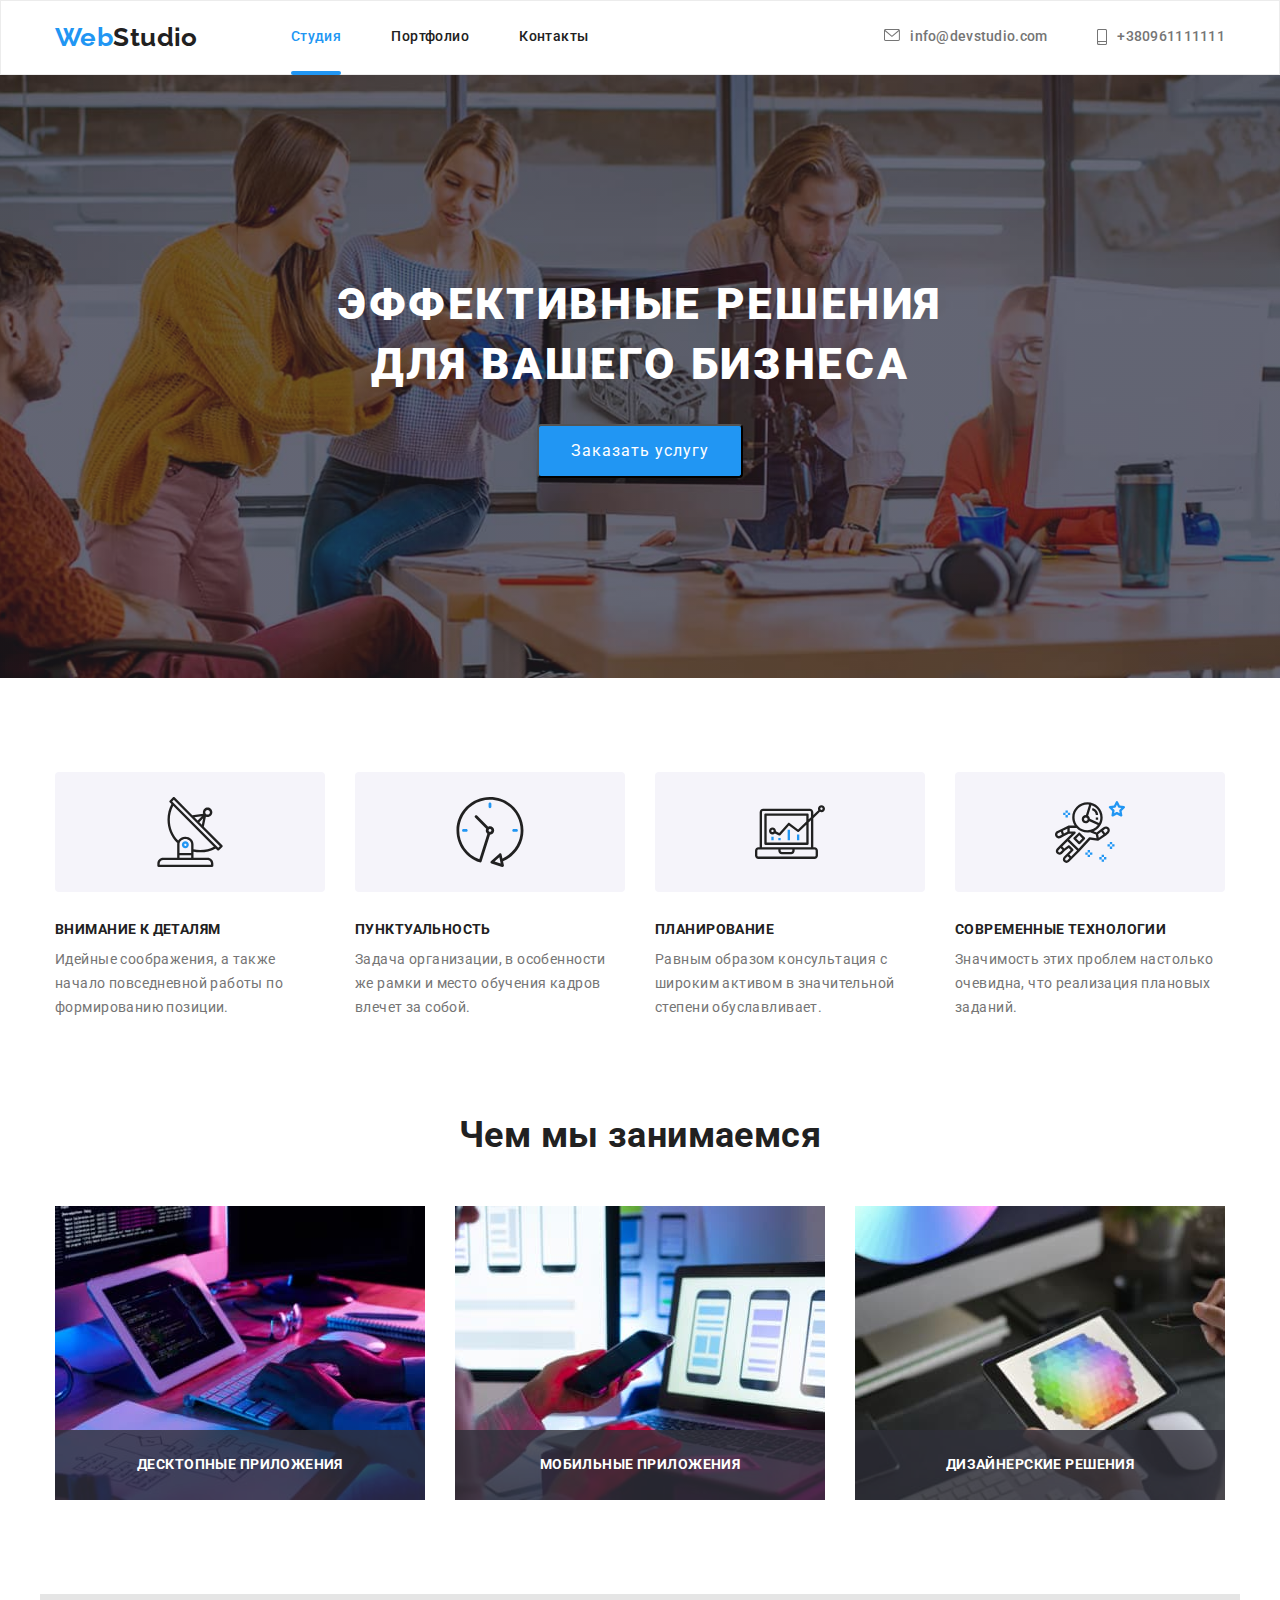
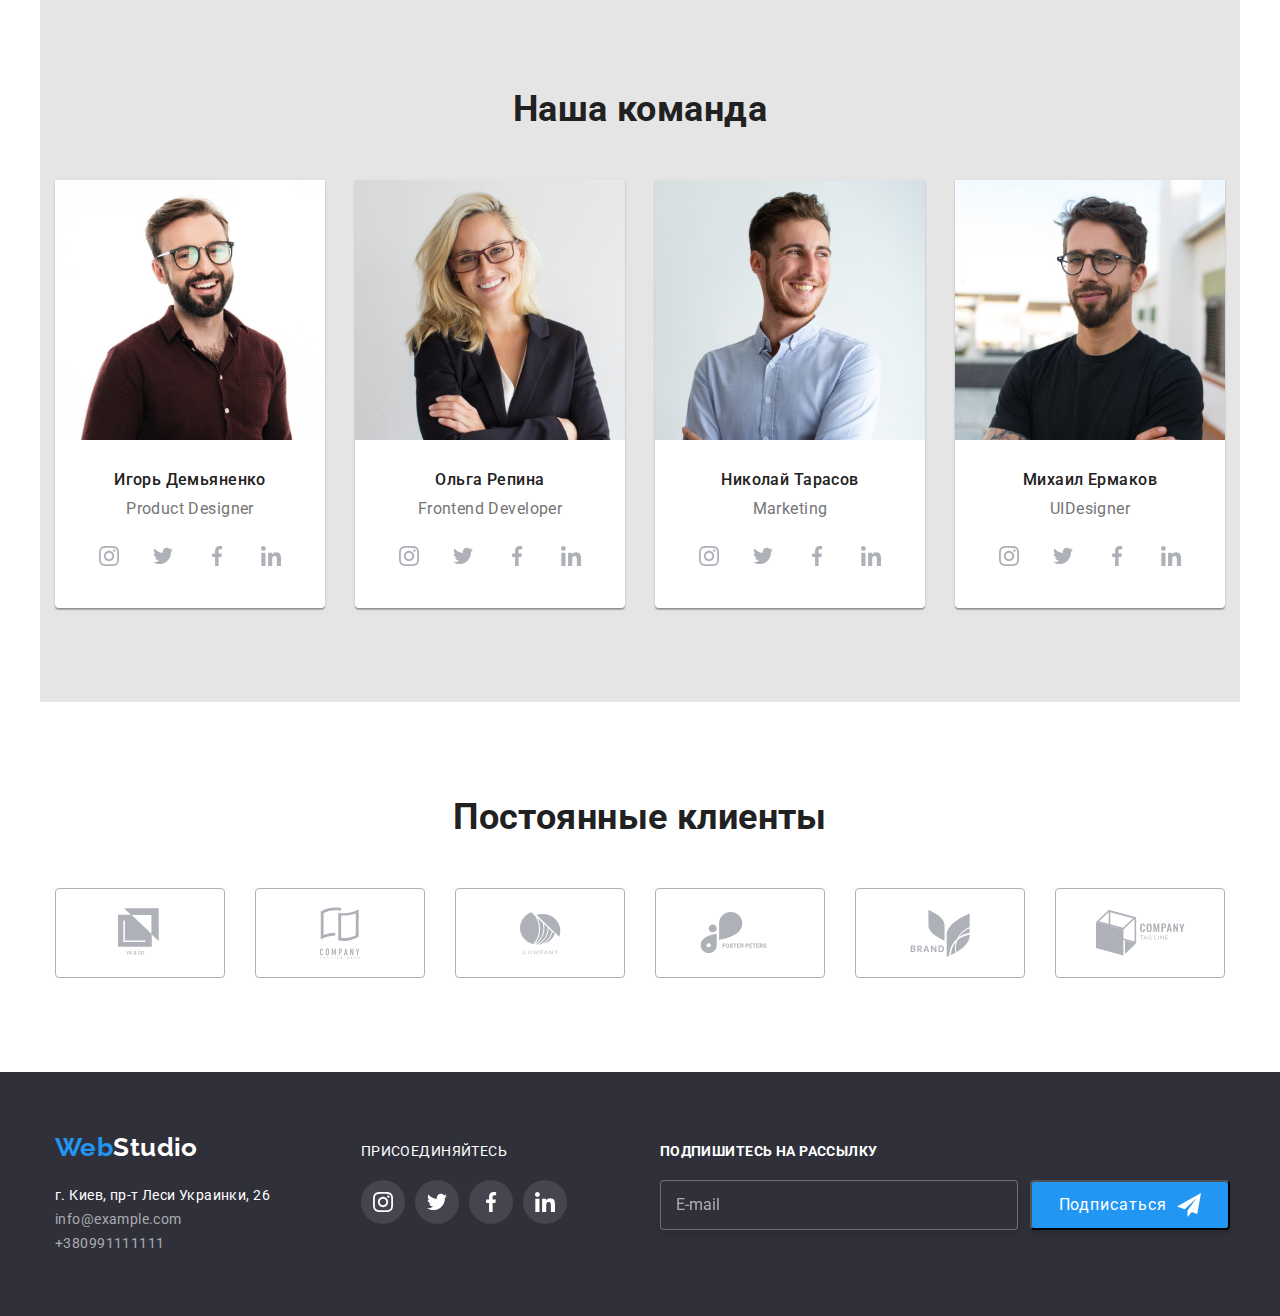
<file: index.html>
<!DOCTYPE html>
<html lang="ru">
  <head>
    <meta charset="UTF-8" />
    <meta http-equiv="X-UA-Compatible" content="IE=edge" />
    <meta name="viewport" content="width=device-width, initial-scale=1.0" />
    <title>Студия</title>
    <link
      href="https://fonts.googleapis.com/css2?family=Raleway:wght@700&family=Roboto:wght@400;500;700;900&display=swap"
      rel="stylesheet"
    />
    <link rel="preconnect" href="https://fonts.gstatic.com" />
    <link rel="stylesheet" href="./CSS/main.min.css" />
  </head>
  <body>
    <header class="header">
      <div class="container-header">
        <nav class="nav">
          <a class="logo" href=""><span class="logocolor">Web</span>Studio</a>
          <ul class="nav__list">
            <li class="nav__item">
              <a class="nav__link nav__link-current" href="#">Студия</a>
            </li>
            <li class="nav__item">
              <a class="nav__link" href="./portfolio.html">Портфолио</a>
            </li>
            <li class="nav__item">
              <a class="nav__link" href="#">Контакты</a>
            </li>
          </ul>
        </nav>
        <!--Contacts-->
        <ul class="header__contacts__list">
          <li class="header__contacts__item">
            <a class="header__contacts__link" href="mailto:info@devstudio.com">
              <svg class="header__contacts__icons" width="16" height="12">
                <use href="./Images/Icons/sprite.svg#icon-envelope"></use>
              </svg>
              info@devstudio.com
            </a>
          </li>
          <li class="header__contacts__item">
            <a class="header__contacts__link" href="telto:+380961111111">
              <svg class="header__contacts__icons" width="10" height="16">
                <use href="./Images/Icons/sprite.svg#icon-smartphone"></use>
              </svg>
              +380961111111
            </a>
          </li>
        </ul>
      </div>
    </header>
    <!--Order service-->
    <main>
      <section class="hero">
        <h1 class="hero__title">Эффективные решения<br />для вашего бизнеса</h1>
        <button class="hero__btn" type="button" data-modal-open>
          Заказать услугу
        </button>
      </section>
      <!--Features section-->
      <section class="features">
        <ul class="features__list">
          <li class="features__item">
            <div class="features__icons">
              <svg class="features__icons__svg">
                <use href="./Images/Icons/sprite.svg#icon-antenna"></use>
              </svg>
            </div>
            <h3 class="features__title">Внимание к деталям</h3>
            <p class="features__text">
              Идейные соображения, а также начало повседневной работы по
              формированию позиции.
            </p>
          </li>
          <li class="features__item">
            <div class="features__icons">
              <svg class="features__icons__svg">
                <use href="./Images/Icons/sprite.svg#icon-clock"></use>
              </svg>
            </div>
            <h3 class="features__title">Пунктуальность</h3>
            <p class="features__text">
              Задача организации, в особенности же рамки и место обучения кадров
              влечет за собой.
            </p>
          </li>
          <li class="features__item">
            <div class="features__icons">
              <svg class="features__icons__svg">
                <use href="./Images/Icons/sprite.svg#icon-diagram"></use>
              </svg>
            </div>
            <h3 class="features__title">Планирование</h3>
            <p class="features__text">
              Равным образом консультация с широким активом в значительной
              степени обуславливает.
            </p>
          </li>
          <li class="features__item">
            <div class="features__icons">
              <svg class="features__icons__svg">
                <use href="./Images/Icons/sprite.svg#icon-astronaut"></use>
              </svg>
            </div>
            <h3 class="features__title">Современные технологии</h3>
            <p class="features__text">
              Значимость этих проблем настолько очевидна, что реализация
              плановых заданий.
            </p>
          </li>
        </ul>
      </section>
      <!--Cards section-->
      <section class="service">
        <h2 class="title">Чем мы занимаемся</h2>
        <ul class="service__list">
          <li class="service__item">
            <div class="service__thumb">
              <img src="./Images/Computer.jpg" alt="Computer" width="370" />
              <div class="service__box">
                <h3 class="service__box__title">Десктопные приложения</h3>
              </div>
            </div>
          </li>
          <li class="service__item">
            <div class="service__thumb">
              <img src="./Images/mobile.jpg" alt="Smartphone" width="370" />
              <div class="service__box">
                <h3 class="service__box__title">Мобильные приложения</h3>
              </div>
            </div>
          </li>
          <li class="service__item">
            <div class="service__thumb">
              <img src="./Images/tablet.jpg" alt="Tablet" width="370" />
              <div class="service__box">
                <h3 class="service__box__title">Дизайнерские решения</h3>
              </div>
            </div>
          </li>
        </ul>
      </section>
      <!--Team section-->
      <section class="team">
        <h2 class="title">Наша команда</h2>
        <ul class="team__list">
          <li class="team__item">
            <img
              src="./Images/designer.jpg"
              alt="Игорь Демьяненко"
              width="270"
            />
            <div class="team__box">
              <h3 class="team__name">Игорь Демьяненко</h3>
              <p class="team__position">Product Designer</p>
              <ul class="social__icons__list">
                <li class="social__item">
                  <a href="#" class="social__link">
                    <svg class="social__icons">
                      <use
                        href="./Images/Icons/sprite.svg#icon-instagram"
                      ></use>
                    </svg>
                  </a>
                </li>
                <li class="social__item">
                  <a href="#" class="social__link">
                    <svg class="social__icons">
                      <use href="./Images/Icons/sprite.svg#icon-twitter"></use>
                    </svg>
                  </a>
                </li>
                <li class="social__item">
                  <a href="#" class="social__link">
                    <svg class="social__icons">
                      <use href="./Images/Icons/sprite.svg#icon-facebook"></use>
                    </svg>
                  </a>
                </li>
                <li class="social__item">
                  <a href="#" class="social__link">
                    <svg class="social__icons">
                      <use href="./Images/Icons/sprite.svg#icon-linkedin"></use>
                    </svg>
                  </a>
                </li>
              </ul>
            </div>
          </li>
          <li class="team__item">
            <img src="./Images/developer.jpg" alt="Ольга Репина" width="270" />
            <div class="team__box">
              <h3 class="team__name">Ольга Репина</h3>
              <p class="team__position">Frontend Developer</p>
              <ul class="social__icons__list">
                <li class="social__item">
                  <a href="#" class="social__link">
                    <svg class="social__icons">
                      <use
                        href="./Images/Icons/sprite.svg#icon-instagram"
                      ></use>
                    </svg>
                  </a>
                </li>
                <li class="social__item">
                  <a href="#" class="social__link">
                    <svg class="social__icons">
                      <use href="./Images/Icons/sprite.svg#icon-twitter"></use>
                    </svg>
                  </a>
                </li>
                <li class="social__item">
                  <a href="" class="social__link">
                    <svg class="social__icons">
                      <use href="./Images/Icons/sprite.svg#icon-facebook"></use>
                    </svg>
                  </a>
                </li>
                <li class="social__item">
                  <a href="" class="social__link">
                    <svg class="social__icons">
                      <use href="./Images/Icons/sprite.svg#icon-linkedin"></use>
                    </svg>
                  </a>
                </li>
              </ul>
            </div>
          </li>
          <li class="team__item">
            <img
              src="./Images/marketing.jpg"
              alt="Николай Тарасов"
              width="270"
            />
            <div class="team__box">
              <h3 class="team__name">Николай Тарасов</h3>
              <p class="team__position">Marketing</p>
              <ul class="social__icons__list">
                <li class="social__item">
                  <a href="" class="social__link">
                    <svg class="social__icons">
                      <use
                        href="./Images/Icons/sprite.svg#icon-instagram"
                      ></use>
                    </svg>
                  </a>
                </li>
                <li class="social__item">
                  <a href="" class="social__link">
                    <svg class="social__icons">
                      <use href="./Images/Icons/sprite.svg#icon-twitter"></use>
                    </svg>
                  </a>
                </li>
                <li class="social__item">
                  <a href="" class="social__link">
                    <svg class="social__icons">
                      <use href="./Images/Icons/sprite.svg#icon-facebook"></use>
                    </svg>
                  </a>
                </li>
                <li class="social__item">
                  <a href="" class="social__link">
                    <svg class="social__icons">
                      <use href="./Images/Icons/sprite.svg#icon-linkedin"></use>
                    </svg>
                  </a>
                </li>
              </ul>
            </div>
          </li>
          <li class="team__item">
            <img
              src="./Images/uidesigner.jpg"
              alt="Михаил Ермаков"
              width="270"
            />
            <div class="team__box">
              <h3 class="team__name">Михаил Ермаков</h3>
              <p class="team__position">UIDesigner</p>
              <ul class="social__icons__list">
                <li class="social__item">
                  <a href="" class="social__link">
                    <svg class="social__icons">
                      <use
                        href="./Images/Icons/sprite.svg#icon-instagram"
                      ></use>
                    </svg>
                  </a>
                </li>
                <li class="social__item">
                  <a href="" class="social__link">
                    <svg class="social__icons">
                      <use href="./Images/Icons/sprite.svg#icon-twitter"></use>
                    </svg>
                  </a>
                </li>
                <li class="social__item">
                  <a href="" class="social__link">
                    <svg class="social__icons">
                      <use href="./Images/Icons/sprite.svg#icon-facebook"></use>
                    </svg>
                  </a>
                </li>
                <li class="social__item">
                  <a href="" class="social__link">
                    <svg class="social__icons">
                      <use href="./Images/Icons/sprite.svg#icon-linkedin"></use>
                    </svg>
                  </a>
                </li>
              </ul>
            </div>
          </li>
        </ul>
      </section>
      <!--Клиенты-->
      <section class="clients">
        <h2 class="title">Постоянные клиенты</h2>
        <ul class="clients__list">
          <li class="clients__item">
            <a href="" class="clients__link">
              <svg class="clients__icons" width="45" height="50">
                <use href="./Images/Icons/sprite.svg#icon-logo1"></use>
              </svg>
            </a>
          </li>
          <li class="clients__item">
            <a href="" class="clients__link">
              <svg class="clients__icons" width="40" height="52">
                <use href="./Images/Icons/sprite.svg#icon-logo2"></use>
              </svg>
            </a>
          </li>
          <li class="clients__item">
            <a href="" class="clients__link">
              <svg class="clients__icons" width="41" height="43">
                <use href="./Images/Icons/sprite.svg#icon-logo3"></use>
              </svg>
            </a>
          </li>
          <li class="clients__item">
            <a href="" class="clients__link">
              <svg class="clients__icons" width="80" height="42">
                <use href="./Images/Icons/sprite.svg#icon-logo4"></use>
              </svg>
            </a>
          </li>
          <li class="clients__item">
            <a href="" class="clients__link">
              <svg class="clients__icons" width="60" height="47">
                <use href="./Images/Icons/sprite.svg#icon-logo5"></use>
              </svg>
            </a>
          </li>
          <li class="clients__item">
            <a href="" class="clients__link">
              <svg class="clients__icons" width="89" height="46">
                <use href="./Images/Icons/sprite.svg#icon-logo6"></use>
              </svg>
            </a>
          </li>
        </ul>
      </section>
    </main>
    <!--Adress section-->
    <footer class="footer-section">
      <div class="footer__contacts">
        <div class="footer__address">
          <a class="logo" href=""
            ><span class="logocolor">Web</span
            ><span class="logo-color-footer">Studio</span>
          </a>
          <address class="address__contact">
            <p class="address__link">г. Киев, пр-т Леси Украинки, 26</p>
            <ul class="contacts__list">
              <li>
                <a class="contacts__link" href="mailto:info@example.com"
                  >info@example.com</a
                >
              </li>
              <li>
                <a class="contacts__link" href="tel:+380991111111"
                  >+380991111111</a
                >
              </li>
            </ul>
          </address>
        </div>
        <div class="footer__social">
          <p class="social__text">присоединяйтесь</p>
          <ul class="footer__icons__list">
            <li class="footer__icons__item">
              <a href="" class="footer__icons__link">
                <svg class="footer__icons">
                  <use href="./Images/Icons/sprite.svg#icon-instagram"></use>
                </svg>
              </a>
            </li>
            <li class="footer__icons__item">
              <a href="" class="footer__icons__link">
                <svg class="footer__icons">
                  <use href="./Images/Icons/sprite.svg#icon-twitter"></use>
                </svg>
              </a>
            </li>
            <li class="footer__icons__item">
              <a href="" class="footer__icons__link">
                <svg class="footer__icons">
                  <use href="./Images/Icons/sprite.svg#icon-facebook"></use>
                </svg>
              </a>
            </li>
            <li class="footer__icons__item">
              <a href="" class="footer__icons__link">
                <svg class="footer__icons">
                  <use href="./Images/Icons/sprite.svg#icon-linkedin"></use>
                </svg>
              </a>
            </li>
          </ul>
        </div>
        <div class="footer-form">
          <h3 class="social__text">Подпишитесь на рассылку</h3>
          <form class="form">
            <label class="form__field">
              <input type="text" name="email" placeholder="E-mail" />
            </label>
            <button class="form__btn" type="submit">
              Подписаться
              <svg class="form__send" width="24" height="24">
                <use href="./Images/Icons/sprite.svg#icon-iconsend"></use>
              </svg>
            </button>
          </form>
        </div>
      </div>
    </footer>

    <!-- Модальное окно -->
    <div class="backdrop is-hidden" data-modal>
      <div class="modal">
        <button class="modal__close" type="button" data-modal-close>
          <svg class="modal__icon__close" width="11" height="11">
            <use href="./Images/Icons/sprite.svg#icon-close"></use>
          </svg>
        </button>

        <form class="modal__form">
          <h2 class="modal__name">Оставьте свои данные, мы вам перезвоним</h2>

          <label class="modal__field">
            <span class="modal__text">Имя</span>
            <input
              type="text"
              name="user_name"
              required
              pattern="^[a-zA-Z]+\s[a-zA-Z]+$"
              title="Username must be two words separated by space."
              class="modal__input"
              placeholder=" "
            />
            <svg class="modal__icons" width="18" height="18">
              <use href="./Images/Icons/sprite.svg#icon-person"></use>
            </svg>
          </label>
          <label class="modal__field">
            <span class="modal__text">Телефон</span>
            <input
              type="tel"
              class="modal__input"
              name="user_phone"
              required
              pattern="[0-9]{5,10}"
              placeholder=" "
            />
            <svg class="modal__icons" width="18" height="18">
              <use href="./Images/Icons/sprite.svg#icon-phone"></use>
            </svg>
          </label>
          <label class="modal__field">
            <span class="modal__text">Почта</span>
            <input
              type="email"
              class="modal__input"
              name="user_email"
              required
              placeholder=" "
            />
            <svg class="modal__icons" width="18" height="18">
              <use href="./Images/Icons/sprite.svg#icon-letter"></use>
            </svg>
          </label>
          <label class="modal__field">
            <span class="modal__text">Комментарий</span>
            <textarea
              class="modal__input"
              name="user_message"
              rows="5"
              placeholder="Введите текст"
            ></textarea>
          </label>

          <input
            type="checkbox"
            name="user_checkbox"
            class="checkbox__input"
            id="checkbox"
          />
          <label class="checkbox__label" for="checkbox">
            Соглашаюсь с рассылкой и принимаю
            <a href="#" class="checkbox__link">Условия договора</a>
          </label>
          <button class="modal__btn" type="submit">Отправить</button>
        </form>
      </div>
    </div>
    <script src="./js/modal.js"></script>
  </body>
</html>
</file>
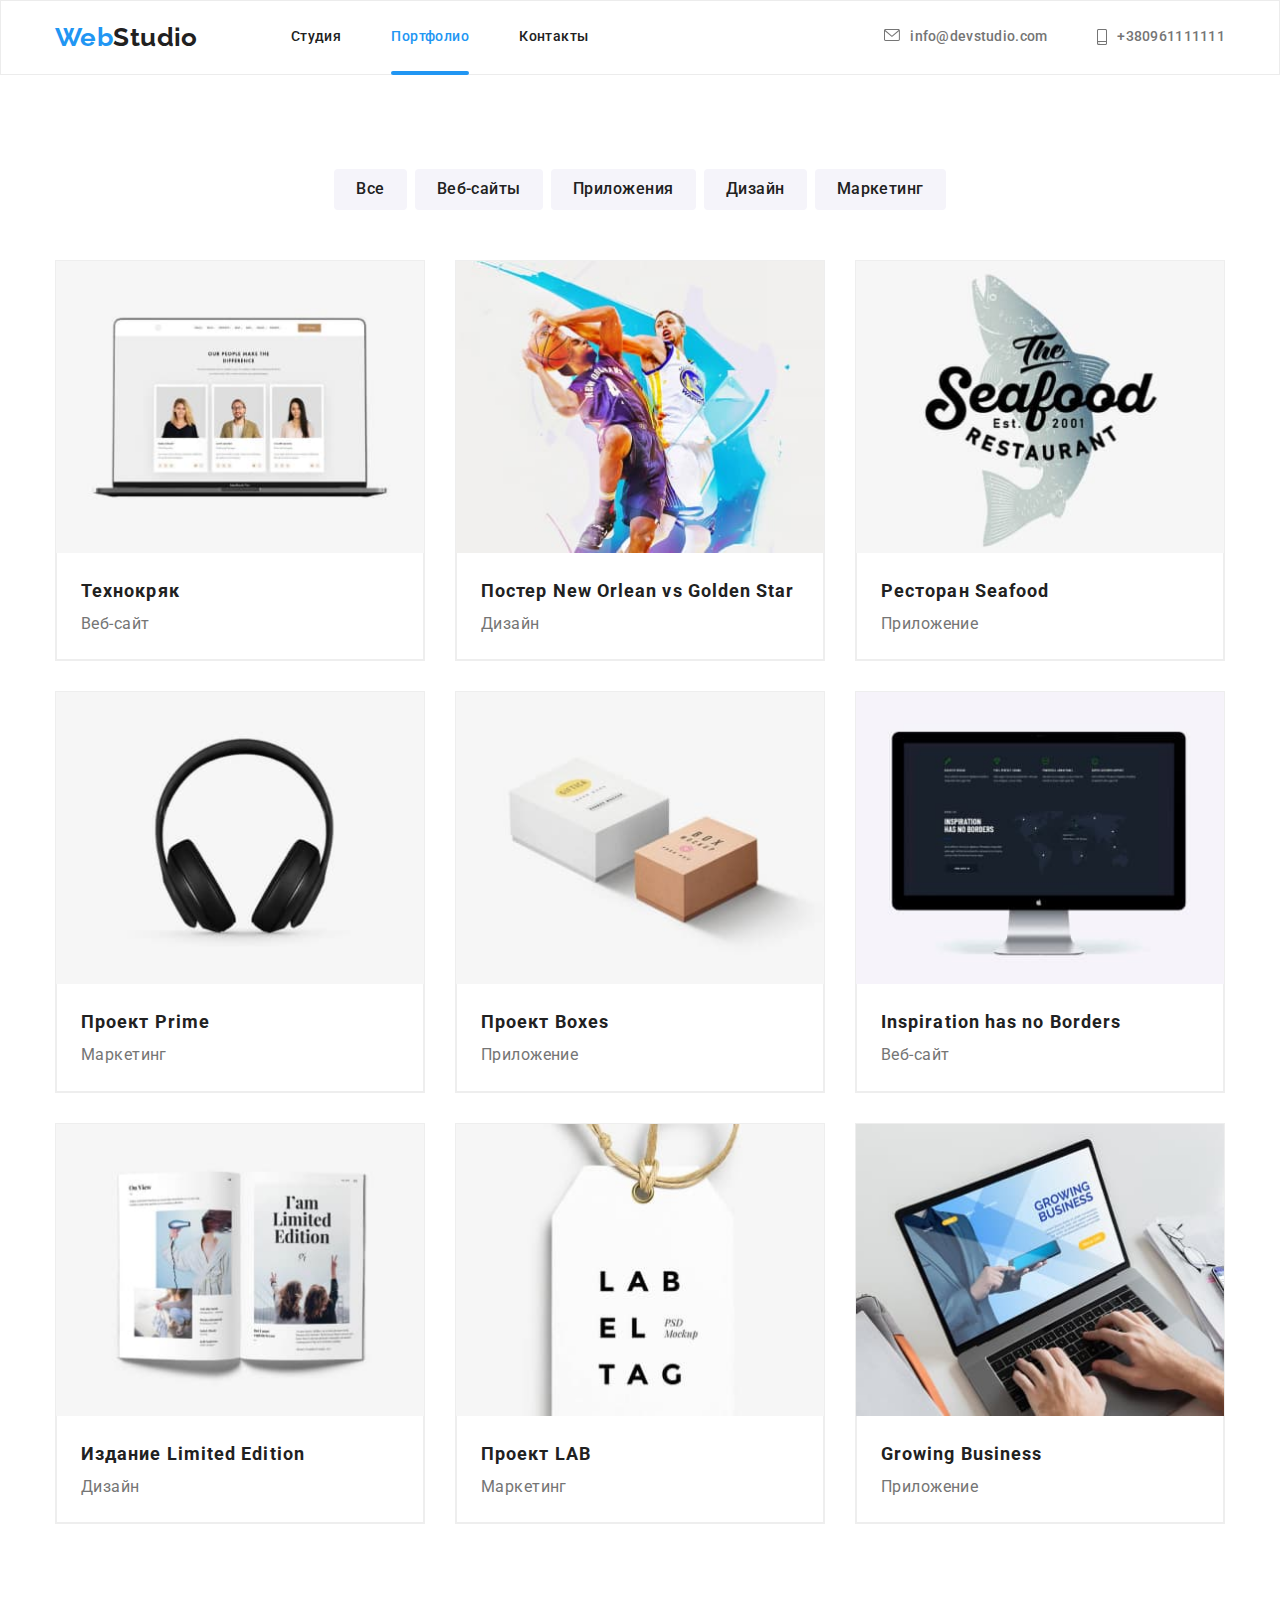
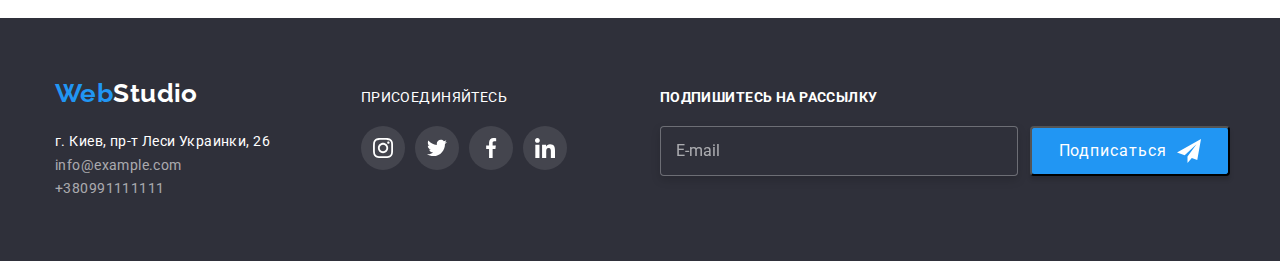
<file: portfolio.html>
<!DOCTYPE html>
<html lang="ru">
  <head>
    <meta charset="UTF-8" />
    <meta http-equiv="X-UA-Compatible" content="IE=edge" />
    <meta name="viewport" content="width=device-width, initial-scale=1.0" />
    <title>Портфолио</title>
    <link
      href="https://fonts.googleapis.com/css2?family=Raleway:wght@700&family=Roboto:wght@400;500;700;900&display=swap"
      rel="stylesheet"
    />
    <link rel="preconnect" href="https://fonts.gstatic.com" />
    <link rel="stylesheet" href="./CSS/portfolio.min.css" />
  </head>
  <body>
    <!--Шапка-->
    <header class="header">
      <div class="container-header">
        <nav class="nav">
          <a class="logo" href=""><span class="logocolor">Web</span>Studio</a>
          <ul class="nav__list">
            <li class="nav__item">
              <a class="nav__link" href="./index.html">Студия</a>
            </li>
            <li class="nav__item">
              <a class="nav__link nav__link-current" href="">Портфолио</a>
            </li>
            <li class="nav__item"><a class="nav__link" href="">Контакты</a></li>
          </ul>
        </nav>
        <!--Contacts-->
        <ul class="header__contacts__list">
          <li class="header__contacts__item">
            <a class="header__contacts__link" href="mailto:info@devstudio.com">
              <svg class="header__contacts__icons" width="16" height="12">
                <use href="./Images/Icons/sprite.svg#icon-envelope"></use>
              </svg>
              info@devstudio.com
            </a>
          </li>
          <li class="header__contacts__item">
            <a class="header__contacts__link" href="telto:+380961111111">
              <svg class="header__contacts__icons" width="10" height="16">
                <use href="./Images/Icons/sprite.svg#icon-smartphone"></use>
              </svg>
              +380961111111
            </a>
          </li>
        </ul>
      </div>
    </header>
    <main>
      <!--Filter section-->
      <section class="portfolio__section">
        <div class="container">
          <ul class="filters">
            <li class="filters__item">
              <button class="filters__btn" type="button">Все</button>
            </li>
            <li class="filters__item">
              <button class="filters__btn" type="button">Веб-сайты</button>
            </li>
            <li class="filters__item">
              <button class="filters__btn" type="button">Приложения</button>
            </li>
            <li class="filters__item">
              <button class="filters__btn" type="button">Дизайн</button>
            </li>
            <li class="filters__item">
              <button class="filters__btn" type="button">Маркетинг</button>
            </li>
          </ul>
          <!--Portfolio images-->
          <ul class="portfolio__list">
            <li class="portfolio__item">
              <a class="portfolio__link" href="#">
                <div class="portfolio__overlay">
                  <p class="portfolio__description">
                    Технокряк это современная площадка распространения
                    коронавируса. Компании используют эту платформу для
                    цифрового шпионажа и атак на защищённые сервера конкурентов.
                  </p>
                  <img src="./Images/projects/1.jpg" alt="лаптоп" width="370" />
                </div>
                <div class="projects">
                  <h3 class="projects__text">Технокряк</h3>
                  <p class="projects__description">Веб-сайт</p>
                </div>
              </a>
            </li>
            <li class="portfolio__item">
              <a class="portfolio__link" href="#">
                <div class="portfolio__overlay">
                  <p class="portfolio__description">
                    Технокряк это современная площадка распространения
                    коронавируса. Компании используют эту платформу для
                    цифрового шпионажа и атак на защищённые сервера конкурентов.
                  </p>
                  <img
                    src="./Images/projects/2.jpg"
                    alt="баскетболисты"
                    width="370"
                  />
                </div>
                <div class="projects">
                  <h3 class="projects__text">
                    Постер New Orlean vs Golden Star
                  </h3>
                  <p class="projects__description">Дизайн</p>
                </div>
              </a>
            </li>
            <li class="portfolio__item">
              <a class="portfolio__link" href="#">
                <div class="portfolio__overlay">
                  <p class="portfolio__description">
                    Технокряк это современная площадка распространения
                    коронавируса. Компании используют эту платформу для
                    цифрового шпионажа и атак на защищённые сервера конкурентов.
                  </p>
                  <img
                    src="./Images/projects/3.jpg"
                    alt="ресторан"
                    width="370"
                  />
                </div>
                <div class="projects">
                  <h3 class="projects__text">Ресторан Seafood</h3>
                  <p class="projects__description">Приложение</p>
                </div>
              </a>
            </li>
            <li class="portfolio__item">
              <a class="portfolio__link" href="#">
                <div class="portfolio__overlay">
                  <p class="portfolio__description">
                    Технокряк это современная площадка распространения
                    коронавируса. Компании используют эту платформу для
                    цифрового шпионажа и атак на защищённые сервера конкурентов.
                  </p>
                  <img
                    src="./Images/projects/4.jpg"
                    alt="наушники"
                    width="370"
                  />
                </div>
                <div class="projects">
                  <h3 class="projects__text">Проект Prime</h3>
                  <p class="projects__description">Маркетинг</p>
                </div>
              </a>
            </li>
            <li class="portfolio__item">
              <a class="portfolio__link" href="#">
                <div class="portfolio__overlay">
                  <p class="portfolio__description">
                    Технокряк это современная площадка распространения
                    коронавируса. Компании используют эту платформу для
                    цифрового шпионажа и атак на защищённые сервера конкурентов.
                  </p>
                  <img src="./Images/projects/5.jpg" alt="блоки" width="370" />
                </div>
                <div class="projects">
                  <h3 class="projects__text">Проект Boxes</h3>
                  <p class="projects__description">Приложение</p>
                </div>
              </a>
            </li>
            <li class="portfolio__item">
              <a class="portfolio__link" href="#">
                <div class="portfolio__overlay">
                  <p class="portfolio__description">
                    Технокряк это современная площадка распространения
                    коронавируса. Компании используют эту платформу для
                    цифрового шпионажа и атак на защищённые сервера конкурентов.
                  </p>
                  <img
                    src="./Images/projects/6.jpg"
                    alt="компютер"
                    width="370"
                  />
                </div>
                <div class="projects">
                  <h3 class="projects__text">Inspiration has no Borders</h3>
                  <p class="projects__description">Веб-сайт</p>
                </div>
              </a>
            </li>
            <li class="portfolio__item">
              <a class="portfolio__link" href="#">
                <div class="portfolio__overlay">
                  <p class="portfolio__description">
                    Технокряк это современная площадка распространения
                    коронавируса. Компании используют эту платформу для
                    цифрового шпионажа и атак на защищённые сервера конкурентов.
                  </p>
                  <img src="./Images/projects/7.jpg" alt="книга" width="370" />
                </div>
                <div class="projects">
                  <h3 class="projects__text">Издание Limited Edition</h3>
                  <p class="projects__description">Дизайн</p>
                </div>
              </a>
            </li>
            <li class="portfolio__item">
              <a class="portfolio__link" href="#">
                <div class="portfolio__overlay">
                  <p class="portfolio__description">
                    Технокряк это современная площадка распространения
                    коронавируса. Компании используют эту платформу для
                    цифрового шпионажа и атак на защищённые сервера конкурентов.
                  </p>
                  <img src="./Images/projects/8.jpg" alt="бирка" width="370" />
                </div>
                <div class="projects">
                  <h3 class="projects__text">Проект LAB</h3>
                  <p class="projects__description">Маркетинг</p>
                </div>
              </a>
            </li>
            <li class="portfolio__item">
              <a class="portfolio__link" href="#">
                <div class="portfolio__overlay">
                  <p class="portfolio__description">
                    Технокряк это современная площадка распространения
                    коронавируса. Компании используют эту платформу для
                    цифрового шпионажа и атак на защищённые сервера конкурентов.
                  </p>
                  <img src="./Images/projects/9.jpg" alt="бизнес" width="370" />
                </div>
                <div class="projects">
                  <h3 class="projects__text">Growing Business</h3>
                  <p class="projects__description">Приложение</p>
                </div>
              </a>
            </li>
          </ul>
        </div>
      </section>
    </main>
    <!--Подвал-->
    <footer class="footer-section">
      <div class="footer__contacts">
        <div class="footer__address">
          <a class="logo" href=""
            ><span class="logocolor">Web</span
            ><span class="logo-color-footer">Studio</span>
          </a>
          <address class="address__contact">
            <p class="address__link">г. Киев, пр-т Леси Украинки, 26</p>
            <ul class="contacts__list">
              <li>
                <a class="contacts__link" href="mailto:info@example.com"
                  >info@example.com</a
                >
              </li>
              <li>
                <a class="contacts__link" href="tel:+380991111111"
                  >+380991111111</a
                >
              </li>
            </ul>
          </address>
        </div>
        <div class="footer__social">
          <p class="social__text">присоединяйтесь</p>
          <ul class="footer__icons__list">
            <li class="footer__icons__item">
              <a href="" class="footer__icons__link">
                <svg class="footer__icons">
                  <use href="./Images/Icons/sprite.svg#icon-instagram"></use>
                </svg>
              </a>
            </li>
            <li class="footer__icons__item">
              <a href="" class="footer__icons__link">
                <svg class="footer__icons">
                  <use href="./Images/Icons/sprite.svg#icon-twitter"></use>
                </svg>
              </a>
            </li>
            <li class="footer__icons__item">
              <a href="" class="footer__icons__link">
                <svg class="footer__icons">
                  <use href="./Images/Icons/sprite.svg#icon-facebook"></use>
                </svg>
              </a>
            </li>
            <li class="footer__icons__item">
              <a href="" class="footer__icons__link">
                <svg class="footer__icons">
                  <use href="./Images/Icons/sprite.svg#icon-linkedin"></use>
                </svg>
              </a>
            </li>
          </ul>
        </div>
        <div class="footer-form">
          <h3 class="social__text">Подпишитесь на рассылку</h3>
          <form class="form">
            <label class="form__field">
              <input type="text" name="email" placeholder="E-mail" />
            </label>
            <button class="form__btn" type="submit">
              Подписаться
              <svg class="form__send" width="24" height="24">
                <use href="./Images/Icons/sprite.svg#icon-iconsend"></use>
              </svg>
            </button>
          </form>
        </div>
      </div>
    </footer>
  </body>
</html>
</file>
<file: CSS/main.min.css>
/*! modern-normalize v1.1.0 | MIT License | https://github.com/sindresorhus/modern-normalize */*,::before,::after{-webkit-box-sizing:border-box;box-sizing:border-box}html{-moz-tab-size:4;-o-tab-size:4;tab-size:4}html{line-height:1.15;-webkit-text-size-adjust:100%}body{margin:0}body{font-family:system-ui,-apple-system,"Segoe UI",Roboto,Helvetica,Arial,sans-serif,"Apple Color Emoji","Segoe UI Emoji"}hr{height:0;color:inherit}abbr[title]{-webkit-text-decoration:underline dotted;text-decoration:underline dotted}b,strong{font-weight:bolder}code,kbd,samp,pre{font-family:ui-monospace, SFMono-Regular, Consolas, "Liberation Mono", Menlo, monospace;font-size:1em}small{font-size:80%}sub,sup{font-size:75%;line-height:0;position:relative;vertical-align:baseline}sub{bottom:-0.25em}sup{top:-0.5em}table{text-indent:0;border-color:inherit}button,input,optgroup,select,textarea{font-family:inherit;font-size:100%;line-height:1.15;margin:0}button,select{text-transform:none}button,[type="button"],[type="reset"],[type="submit"]{-webkit-appearance:button}::-moz-focus-inner{border-style:none;padding:0}:-moz-focusring{outline:1px dotted ButtonText}:-moz-ui-invalid{box-shadow:none}legend{padding:0}progress{vertical-align:baseline}::-webkit-inner-spin-button,::-webkit-outer-spin-button{height:auto}[type="search"]{-webkit-appearance:textfield;outline-offset:-2px}::-webkit-search-decoration{-webkit-appearance:none}::-webkit-file-upload-button{-webkit-appearance:button;font:inherit}summary{display:list-item}.visuallyHidden{position:absolute;overflow:hidden;clip:rect(0 0 0 0);height:1px;width:1px;margin:-1px;padding:0;border:0}.container-header,.features,.service,.team,.clients,.container,.footer__contacts{width:1200px;padding-left:15px;padding-right:15px;margin-left:auto;margin-right:auto}.features,.team,.clients{padding-bottom:94px;padding-top:94px}.features__icons,.service__box,.social__icons__list,.clients__link,.footer__icons__list{display:-webkit-box;display:-ms-flexbox;display:flex;-webkit-box-align:center;-ms-flex-align:center;align-items:center;-webkit-box-pack:center;-ms-flex-pack:center;justify-content:center}h1,h2,h3,p{margin:0}img{display:block;max-width:100%}ul{list-style:none;padding:0;margin:0}a{text-decoration:none;color:inherit}body{font-family:"Roboto",sans-serif,sans-serif;color:#212121;font-size:14px;line-height:1.7;letter-spacing:0.03em}.container-header{display:-webkit-box;display:-ms-flexbox;display:flex;-webkit-box-align:center;-ms-flex-align:center;align-items:center}.header{border:1px solid #ececec}.logocolor{color:#2196f3}.logo{margin-right:93px;font-family:"Raleway",sans-serif;color:#212121;text-decoration:none;font-weight:bold;font-size:26px;line-height:1.2}.logo-color-footer{color:#fff}.nav{display:-webkit-box;display:-ms-flexbox;display:flex;-webkit-box-align:center;-ms-flex-align:center;align-items:center}.nav__list{display:-webkit-box;display:-ms-flexbox;display:flex;-webkit-box-align:center;-ms-flex-align:center;align-items:center;padding:0;margin:0}.nav__item:not(:last-child){margin-right:50px}.nav__link-current{position:relative;color:#2196f3}.nav__link{display:block;position:relative;padding-top:24px;padding-bottom:25px;font-weight:500;-webkit-transition:color 250ms cubic-bezier(0.4, 0, 0.2, 1);transition:color 250ms cubic-bezier(0.4, 0, 0.2, 1)}.nav__link:hover,.nav__link:focus{color:#2196f3}.nav__link-current::after{content:"";display:block;position:absolute;left:0;bottom:-1px;width:100%;height:4px;border-radius:2px;opacity:1;background-color:#2196f3}.current::after{opacity:1}.header__contacts__list{display:-webkit-box;display:-ms-flexbox;display:flex;-webkit-box-pack:center;-ms-flex-pack:center;justify-content:center;padding-left:0;margin-left:auto}.header__contacts__link{display:-webkit-box;display:-ms-flexbox;display:flex;-webkit-box-pack:center;-ms-flex-pack:center;justify-content:center;padding-top:24px;padding-bottom:25px;color:#757575;text-decoration:none;font-weight:500;font-size:14px;line-height:1.14;letter-spacing:0.02em;-webkit-transition:color 250ms cubic-bezier(0.4, 0, 0.2, 1);transition:color 250ms cubic-bezier(0.4, 0, 0.2, 1)}.header__contacts__link:hover,.header__contacts__link:focus{color:#2196f3}.header__contacts__item:not(:last-child){margin-right:50px}.header__contacts__icons{margin-right:10px;fill:currentColor}.hero{max-width:1600px;padding-top:200px;padding-bottom:200px;text-align:center;margin:auto;background-color:#2f303a;background-image:-webkit-gradient(linear, left bottom, left top, from(rgba(47,48,58,0.4)), to(rgba(47,48,58,0.4))),url(../Images/heroimage.jpg);background-image:linear-gradient(to top, rgba(47,48,58,0.4), rgba(47,48,58,0.4)),url(../Images/heroimage.jpg);background-repeat:no-repeat;background-position:center;background-size:cover}.hero__title{margin-top:0;margin-bottom:30px;font-weight:900;font-size:44px;line-height:1.36;letter-spacing:0.06em;text-transform:uppercase;color:#fff}.hero__btn{display:inline-block;min-width:200px;padding-top:10px;padding-right:32px;padding-bottom:10px;padding-left:32px;border-radius:4px;font-size:16px;line-height:1.87;-webkit-box-align:center;-ms-flex-align:center;align-items:center;letter-spacing:0.06em;background-color:#2196f3;color:#fff;cursor:pointer;-webkit-box-shadow:0px 4px 4px rgba(0,0,0,0.15);box-shadow:0px 4px 4px rgba(0,0,0,0.15)}.backdrop{position:fixed;top:0;left:0;width:100%;height:100%;background:rgba(0,0,0,0.2);-webkit-transition:opacity 500ms linear, visibility 500ms linear;transition:opacity 500ms linear, visibility 500ms linear}.modal{position:absolute;width:100%;max-width:528px;top:50%;left:50%;-webkit-transform:translate(-50%, -50%);transform:translate(-50%, -50%);-webkit-transition:-webkit-transform 500ms cubic-bezier(0.4, 0, 0.2, 1);transition:-webkit-transform 500ms cubic-bezier(0.4, 0, 0.2, 1);transition:transform 500ms cubic-bezier(0.4, 0, 0.2, 1);transition:transform 500ms cubic-bezier(0.4, 0, 0.2, 1), -webkit-transform 500ms cubic-bezier(0.4, 0, 0.2, 1);background-color:#fff;-webkit-box-shadow:0px 1px 3px rgba(0,0,0,0.12),0px 1px 1px rgba(0,0,0,0.14),0px 2px 1px rgba(0,0,0,0.2);box-shadow:0px 1px 3px rgba(0,0,0,0.12),0px 1px 1px rgba(0,0,0,0.14),0px 2px 1px rgba(0,0,0,0.2);border-radius:4px}.modal__close{position:absolute;top:8px;right:8px;width:30px;height:30px;cursor:pointer;border-radius:50%;border:1px solid rgba(0,0,0,0.1);background-color:#fff;fill:#212121;-webkit-transition:250ms cubic-bezier(0.4, 0, 0.2, 1);transition:250ms cubic-bezier(0.4, 0, 0.2, 1)}.modal__close:hover{fill:#2196f3}.modal__close:hover:focus{fill:#2196f3}.backdrop.is-hidden{opacity:0;visibility:hidden;pointer-events:none}.backdrop.is-hidden .modal{-webkit-transform:translate(-50%, -50%) scale(0);transform:translate(-50%, -50%) scale(0)}.modal__form{display:-webkit-box;display:-ms-flexbox;display:flex;-webkit-box-orient:vertical;-webkit-box-direction:normal;-ms-flex-direction:column;flex-direction:column;max-width:528px;padding:40px}.modal__field{margin-bottom:20px;position:relative}.modal__name{display:-webkit-box;display:-ms-flexbox;display:flex;-ms-flex-wrap:nowrap;flex-wrap:nowrap;margin-bottom:12px;font-weight:700;font-size:20px;line-height:1.15;text-align:center;color:#212121}.modal__text{font-size:12px;line-height:1.17;letter-spacing:0.01em;color:#757575}.modal__input{display:block;padding-left:42px;width:448px;height:40px;border:1px solid rgba(33,33,33,0.2);-webkit-box-sizing:border-box;box-sizing:border-box;border-radius:4px;outline:none;cursor:pointer;-webkit-transition:border-color 250ms cubic-bezier(0.4, 0, 0.2, 1);transition:border-color 250ms cubic-bezier(0.4, 0, 0.2, 1)}.modal__input:hover{border-color:#2196f3}.modal__input:focus{border-color:#2196f3}.modal__icons{position:absolute;bottom:11px;left:12px;fill:#212121;-webkit-transition:border-color 250ms cubic-bezier(0.4, 0, 0.2, 1);transition:border-color 250ms cubic-bezier(0.4, 0, 0.2, 1);-webkit-transition:fill 250ms cubic-bezier(0.4, 0, 0.2, 1);transition:fill 250ms cubic-bezier(0.4, 0, 0.2, 1)}.modal__input:hover+.modal__icons{fill:#2196f3}.modal__input:focus+.modal-icons{fill:#2196f3}textarea.modal__input{padding:12px 16px;height:120px;resize:none;border:1px solid rgba(33,33,33,0.2);-webkit-box-sizing:border-box;box-sizing:border-box;border-radius:4px}.checkbox__link{margin-bottom:30px;font-size:14px;line-height:1.71}.checkbox__input{position:absolute;width:1px;height:1px;overflow:hidden;clip:rect(0 0 0 0)}.checkbox__input:checked+.checkbox__label::before{background-color:#2196f3;border:none;background-image:url(../Images/Icons/iconcheck.svg);background-repeat:no-repeat;background-position:center;background-size:contain}.checkbox__label::before{display:inline-block;content:"";width:16px;height:15px;border:1px solid #212121;border-radius:3px;-webkit-transition:border-color 250ms cubic-bezier(0.4, 0, 0.2, 1);transition:border-color 250ms cubic-bezier(0.4, 0, 0.2, 1)}.checkbox__link{color:#2196f3}.checkbox__input:hover+.checkbox__label::before{border-color:#2196f3}.checkbox__input:focus+.checkbox__label::before{border-color:#2196f3}.modal__btn{display:block;padding:10px 56px;margin:0 auto;margin-top:30px;width:200px;background:#2196f3;-webkit-box-shadow:0px 4px 4px rgba(0,0,0,0.15);box-shadow:0px 4px 4px rgba(0,0,0,0.15);border-radius:4px;font-weight:bold;font-size:16px;line-height:1.87;display:-webkit-box;display:-ms-flexbox;display:flex;-webkit-box-align:center;-ms-flex-align:center;align-items:center;text-align:center;letter-spacing:0.06em;color:#fff;cursor:pointer}.features__icons{margin-bottom:30px;width:270px;height:120px;background:#f5f4fa;border-radius:4px}.features__icons__svg{width:70px;height:70px}.features__list{display:-webkit-box;display:-ms-flexbox;display:flex;-webkit-box-align:center;-ms-flex-align:center;align-items:center;margin-left:calc(30px * (-1));margin-top:calc(30px * (-1))}.features__list>.features__item{-ms-flex-preferred-size:calc((100% - ((3 * 30px)) / 4));flex-basis:calc((100% - ((3 * 30px)) / 4));margin-left:30px;margin-top:30px}.features__title{margin-bottom:10px;font-size:14px;line-height:1.14;text-transform:uppercase}.features__text{margin-bottom:0;font-size:14px;line-height:1.7;color:#757575}.service{padding-bottom:94px}.title{margin-bottom:50px;font-size:36px;line-height:1.17;text-align:center}.service__list{display:-webkit-box;display:-ms-flexbox;display:flex;-webkit-box-pack:center;-ms-flex-pack:center;justify-content:center;padding-left:0;padding-right:0;margin-left:calc(-1 * 30px);margin-top:calc(-1 * 30px)}.service__list>.service__item{margin-left:30px;margin-top:30px;-ms-flex-preferred-size:calc((100% - ((2 * 30px)) / 3));flex-basis:calc((100% - ((2 * 30px)) / 3))}.service__thumb{margin-right:0px;max-width:370px;position:relative}.service__box{position:absolute;bottom:0;left:0;max-width:370px;width:100%;height:70px;background:rgba(47,48,58,0.8)}.service__box__title{font-size:14px;line-height:1.14;text-align:center;text-transform:uppercase;color:#fff}.team{background-color:#e5e5e5}.team__list{display:-webkit-box;display:-ms-flexbox;display:flex;-webkit-box-pack:center;-ms-flex-pack:center;justify-content:center;margin-left:calc(30px * (-1));margin-top:calc(30px * (-1))}.team__item{-ms-flex-preferred-size:calc(100% - (3 * (30px)) / 4);flex-basis:calc(100% - (3 * (30px)) / 4);margin-left:30px;margin-top:30px;background:#ffffff;-webkit-box-shadow:0px 1px 3px rgba(0,0,0,0.12),0px 1px 1px rgba(0,0,0,0.14),0px 2px 1px rgba(0,0,0,0.2);box-shadow:0px 1px 3px rgba(0,0,0,0.12),0px 1px 1px rgba(0,0,0,0.14),0px 2px 1px rgba(0,0,0,0.2);border-radius:0px 0px 4px 4px}.team__box{padding-top:30px;padding-bottom:30px}.team__name{margin-bottom:10px;text-align:center;font-size:16px;line-height:1.2;font-weight:500}.team__position{text-align:center;margin-bottom:16px;font-size:16px;line-height:1.2;color:#757575}.social__item:not(:last-child){margin-right:10px}.social__icons{width:20px;height:20px;fill:#afb1b8}.social__icons:hover,.social__icons:focus{fill:#fff}.social__link{display:-webkit-box;display:-ms-flexbox;display:flex;-webkit-box-align:center;-ms-flex-align:center;align-items:center;-webkit-box-pack:center;-ms-flex-pack:center;justify-content:center;width:44px;height:44px;border-radius:50%;-webkit-transition:background-color 250ms cubic-bezier(0.4, 0, 0.2, 1);transition:background-color 250ms cubic-bezier(0.4, 0, 0.2, 1);background-color:#fff}.social__link:hover,.social__link:focus{background-color:#2196f3;fill:#fff}.clients__list{display:-webkit-box;display:-ms-flexbox;display:flex}.clients__link{width:170px;height:90px;border:1px solid #afb1b8;-webkit-box-sizing:border-box;box-sizing:border-box;border-radius:4px;-webkit-transition:border-color 250ms cubic-bezier(0.4, 0, 0.2, 1),fill 250ms cubic-bezier(0.4, 0, 0.2, 1);transition:border-color 250ms cubic-bezier(0.4, 0, 0.2, 1),fill 250ms cubic-bezier(0.4, 0, 0.2, 1)}.clients__link{fill:#afb1b8}.clients__link:hover,.clients__link:focus{border-color:#2196f3;fill:#2196f3}.clients__item:not(:last-child){margin-right:30px}.footer-section{background-color:#2f303a}.footer__contacts{display:-webkit-box;display:-ms-flexbox;display:flex;-webkit-box-align:baseline;-ms-flex-align:baseline;align-items:baseline;padding-top:60px;padding-bottom:60px}.footer__address{margin-right:70px}.address__contact{font-style:inherit;margin-top:20px}.address__link{text-decoration:none;font-size:14px;color:#fff;cursor:pointer;-webkit-transition:color 250ms cubic-bezier(0.4, 0, 0.2, 1);transition:color 250ms cubic-bezier(0.4, 0, 0.2, 1)}.address__link:hover,.address__link:focus{color:#2196f3}.contacts__link{margin-top:9px;font-size:14px;color:rgba(255,255,255,0.6);text-decoration:none;-webkit-transition:color 250ms cubic-bezier(0.4, 0, 0.2, 1);transition:color 250ms cubic-bezier(0.4, 0, 0.2, 1)}.contacts__link:hover,.contacts__link:focus{color:#2196f3}.logocolor{color:#2196f3}.logo{margin-right:93px;font-family:"Raleway",sans-serif;color:#212121;text-decoration:none;font-weight:bold;font-size:26px;line-height:1.2}.logo-color-footer{color:#fff}.social__text{display:block;margin-bottom:20px;font-size:14px;line-height:1.14;letter-spacing:0.03em;text-transform:uppercase;color:#fff}.footer__icons__item:not(:last-child){margin-right:10px}.footer__icons__link{display:-webkit-box;display:-ms-flexbox;display:flex;-webkit-box-align:center;-ms-flex-align:center;align-items:center;-webkit-box-pack:center;-ms-flex-pack:center;justify-content:center;width:44px;height:44px;border-radius:50%;-webkit-transition:background-color 250ms cubic-bezier(0.4, 0, 0.2, 1);transition:background-color 250ms cubic-bezier(0.4, 0, 0.2, 1);background-color:rgba(255,255,255,0.1)}.footer__icons__link:hover,.footer__icons__link:focus{background-color:#2196f3;fill:#fff}.footer__icons{width:20px;height:20px;fill:#fff}.footer__social{margin-right:93px}.form{display:-webkit-box;display:-ms-flexbox;display:flex}.form__field input{display:block;width:358px;height:50px;padding:15px;margin-right:12px;background:#2f303a;color:#fff;border:1px solid rgba(255,255,255,0.3);-webkit-box-sizing:border-box;box-sizing:border-box;-webkit-filter:drop-shadow(0px 4px 4px rgba(0,0,0,0.15));filter:drop-shadow(0px 4px 4px rgba(0,0,0,0.15));border-radius:4px;-webkit-transition:border color 250ms cubic-bezier(0.4, 0, 0.2, 1);transition:border color 250ms cubic-bezier(0.4, 0, 0.2, 1)}.form__field input::-webkit-input-placeholder{font-size:16px;line-height:1.25;display:-webkit-box;display:flex;-webkit-box-align:center;align-items:center;color:rgba(255,255,255,0.6)}.form__field input:-ms-input-placeholder{font-size:16px;line-height:1.25;display:-ms-flexbox;display:flex;-ms-flex-align:center;align-items:center;color:rgba(255,255,255,0.6)}.form__field input::-ms-input-placeholder{font-size:16px;line-height:1.25;display:-ms-flexbox;display:flex;-ms-flex-align:center;align-items:center;color:rgba(255,255,255,0.6)}.form__field input::placeholder{font-size:16px;line-height:1.25;display:-webkit-box;display:-ms-flexbox;display:flex;-webkit-box-align:center;-ms-flex-align:center;align-items:center;color:rgba(255,255,255,0.6)}.form__field input:focus{border-color:#fff;outline-style:none}.form__btn{display:-webkit-box;display:-ms-flexbox;display:flex;-webkit-box-align:center;-ms-flex-align:center;align-items:center;-webkit-box-pack:center;-ms-flex-pack:center;justify-content:center;width:200px;height:50px;background:#2196f3;-webkit-box-shadow:0px 4px 4px rgba(0,0,0,0.15);box-shadow:0px 4px 4px rgba(0,0,0,0.15);border-radius:4px;color:#fff;font-size:16px;line-height:1.87;letter-spacing:0.06em;cursor:pointer}.form__send{margin-left:10px;fill:#fff}
/*# sourceMappingURL=main.min.css.map */
</file>
<file: CSS/portfolio.min.css>
/*! modern-normalize v1.1.0 | MIT License | https://github.com/sindresorhus/modern-normalize */*,::before,::after{-webkit-box-sizing:border-box;box-sizing:border-box}html{-moz-tab-size:4;-o-tab-size:4;tab-size:4}html{line-height:1.15;-webkit-text-size-adjust:100%}body{margin:0}body{font-family:system-ui,-apple-system,"Segoe UI",Roboto,Helvetica,Arial,sans-serif,"Apple Color Emoji","Segoe UI Emoji"}hr{height:0;color:inherit}abbr[title]{-webkit-text-decoration:underline dotted;text-decoration:underline dotted}b,strong{font-weight:bolder}code,kbd,samp,pre{font-family:ui-monospace, SFMono-Regular, Consolas, "Liberation Mono", Menlo, monospace;font-size:1em}small{font-size:80%}sub,sup{font-size:75%;line-height:0;position:relative;vertical-align:baseline}sub{bottom:-0.25em}sup{top:-0.5em}table{text-indent:0;border-color:inherit}button,input,optgroup,select,textarea{font-family:inherit;font-size:100%;line-height:1.15;margin:0}button,select{text-transform:none}button,[type="button"],[type="reset"],[type="submit"]{-webkit-appearance:button}::-moz-focus-inner{border-style:none;padding:0}:-moz-focusring{outline:1px dotted ButtonText}:-moz-ui-invalid{box-shadow:none}legend{padding:0}progress{vertical-align:baseline}::-webkit-inner-spin-button,::-webkit-outer-spin-button{height:auto}[type="search"]{-webkit-appearance:textfield;outline-offset:-2px}::-webkit-search-decoration{-webkit-appearance:none}::-webkit-file-upload-button{-webkit-appearance:button;font:inherit}summary{display:list-item}.visuallyHidden{position:absolute;overflow:hidden;clip:rect(0 0 0 0);height:1px;width:1px;margin:-1px;padding:0;border:0}.container-header,.container,.footer__contacts{width:1200px;padding-left:15px;padding-right:15px;margin-left:auto;margin-right:auto}.footer__icons__list{display:-webkit-box;display:-ms-flexbox;display:flex;-webkit-box-align:center;-ms-flex-align:center;align-items:center;-webkit-box-pack:center;-ms-flex-pack:center;justify-content:center}h1,h2,h3,p{margin:0}img{display:block;max-width:100%}ul{list-style:none;padding:0;margin:0}a{text-decoration:none;color:inherit}body{font-family:"Roboto",sans-serif,sans-serif;color:#212121;font-size:14px;line-height:1.7;letter-spacing:0.03em}.container-header{display:-webkit-box;display:-ms-flexbox;display:flex;-webkit-box-align:center;-ms-flex-align:center;align-items:center}.header{border:1px solid #ececec}.logocolor{color:#2196f3}.logo{margin-right:93px;font-family:"Raleway",sans-serif;color:#212121;text-decoration:none;font-weight:bold;font-size:26px;line-height:1.2}.logo-color-footer{color:#fff}.nav{display:-webkit-box;display:-ms-flexbox;display:flex;-webkit-box-align:center;-ms-flex-align:center;align-items:center}.nav__list{display:-webkit-box;display:-ms-flexbox;display:flex;-webkit-box-align:center;-ms-flex-align:center;align-items:center;padding:0;margin:0}.nav__item:not(:last-child){margin-right:50px}.nav__link-current{position:relative;color:#2196f3}.nav__link{display:block;position:relative;padding-top:24px;padding-bottom:25px;font-weight:500;-webkit-transition:color 250ms cubic-bezier(0.4, 0, 0.2, 1);transition:color 250ms cubic-bezier(0.4, 0, 0.2, 1)}.nav__link:hover,.nav__link:focus{color:#2196f3}.nav__link-current::after{content:"";display:block;position:absolute;left:0;bottom:-1px;width:100%;height:4px;border-radius:2px;opacity:1;background-color:#2196f3}.current::after{opacity:1}.header__contacts__list{display:-webkit-box;display:-ms-flexbox;display:flex;-webkit-box-pack:center;-ms-flex-pack:center;justify-content:center;padding-left:0;margin-left:auto}.header__contacts__link{display:-webkit-box;display:-ms-flexbox;display:flex;-webkit-box-pack:center;-ms-flex-pack:center;justify-content:center;padding-top:24px;padding-bottom:25px;color:#757575;text-decoration:none;font-weight:500;font-size:14px;line-height:1.14;letter-spacing:0.02em;-webkit-transition:color 250ms cubic-bezier(0.4, 0, 0.2, 1);transition:color 250ms cubic-bezier(0.4, 0, 0.2, 1)}.header__contacts__link:hover,.header__contacts__link:focus{color:#2196f3}.header__contacts__item:not(:last-child){margin-right:50px}.header__contacts__icons{margin-right:10px;fill:currentColor}.portfolio__section{padding-top:94px}.filters{display:-webkit-box;display:-ms-flexbox;display:flex;-webkit-box-pack:center;-ms-flex-pack:center;justify-content:center;margin-bottom:50px;list-style:none}.filters__btn{padding-top:6px;padding-right:22px;padding-bottom:6px;padding-left:22px;font-weight:500;font-size:16px;line-height:1.8;letter-spacing:0.03em;background-color:#f5f4fa;color:#212121;cursor:pointer;text-align:center;border-radius:4px;border:none;-webkit-transition:background-color 250ms cubic-bezier(0.4, 0, 0.2, 1);transition:background-color 250ms cubic-bezier(0.4, 0, 0.2, 1);-webkit-transition:color 250ms cubic-bezier(0.4, 0, 0.2, 1);transition:color 250ms cubic-bezier(0.4, 0, 0.2, 1);-webkit-transition:-webkit-box-shadow 250ms cubic-bezier(0.4, 0, 0.2, 1);transition:-webkit-box-shadow 250ms cubic-bezier(0.4, 0, 0.2, 1);transition:box-shadow 250ms cubic-bezier(0.4, 0, 0.2, 1);transition:box-shadow 250ms cubic-bezier(0.4, 0, 0.2, 1), -webkit-box-shadow 250ms cubic-bezier(0.4, 0, 0.2, 1)}.filters__btn:hover,.filters__btn:focus{background-color:#2196f3;color:#fff;-webkit-box-shadow:0px 3px 1px rgba(0,0,0,0.1),0px 1px 2px rgba(0,0,0,0.08),0px 2px 2px rgba(0,0,0,0.12);box-shadow:0px 3px 1px rgba(0,0,0,0.1),0px 1px 2px rgba(0,0,0,0.08),0px 2px 2px rgba(0,0,0,0.12)}.filters__item:not(:last-child){margin-right:8px}.projects{padding:20px 24px;border:1px solid #eee;border-top:none}.portfolio__list{display:-webkit-box;display:-ms-flexbox;display:flex;-ms-flex-wrap:wrap;flex-wrap:wrap;padding-bottom:94px;margin-left:calc(30px * (-1));margin-top:calc(30px * (-1));list-style:none}.portfolio__list>.portfolio__item{-ms-flex-preferred-size:calc(100% - (3 * (30px)) / 3);flex-basis:calc(100% - (3 * (30px)) / 3);margin-left:30px;margin-top:30px;max-width:370px;background:#fff;border:1px solid #eeeeee;-webkit-box-sizing:border-box;box-sizing:border-box}.projects__text{font-weight:bold;font-size:18px;line-height:2;letter-spacing:0.06em}.projects__description{margin-bottom:0;font-size:16px;line-height:1.88;color:#757575}.portfolio__link{display:block;text-decoration:none;color:currentColor;-webkit-transition:-webkit-box-shadow 250ms cubic-bezier(0.4, 0, 0.2, 1);transition:-webkit-box-shadow 250ms cubic-bezier(0.4, 0, 0.2, 1);transition:box-shadow 250ms cubic-bezier(0.4, 0, 0.2, 1);transition:box-shadow 250ms cubic-bezier(0.4, 0, 0.2, 1), -webkit-box-shadow 250ms cubic-bezier(0.4, 0, 0.2, 1)}.portfolio__link:hover,.portfolio__link:focus{color:currentColor;-webkit-box-shadow:0px 1px 1px rgba(0,0,0,0.12),0px 4px 4px rgba(0,0,0,0.06),1px 4px 6px rgba(0,0,0,0.16);box-shadow:0px 1px 1px rgba(0,0,0,0.12),0px 4px 4px rgba(0,0,0,0.06),1px 4px 6px rgba(0,0,0,0.16)}.portfolio__link:hover .portfolio__description,.portfolio__link:focus .portfolio__description{-webkit-transform:translateY(0);transform:translateY(0)}.portfolio__overlay{position:relative;overflow:hidden}.portfolio__description{position:absolute;top:0;left:0;width:100%;height:100%;-webkit-transform:translateY(101%);transform:translateY(101%);-webkit-transition:-webkit-transform 250ms cubic-bezier(0.4, 0, 0.2, 1);transition:-webkit-transform 250ms cubic-bezier(0.4, 0, 0.2, 1);transition:transform 250ms cubic-bezier(0.4, 0, 0.2, 1);transition:transform 250ms cubic-bezier(0.4, 0, 0.2, 1), -webkit-transform 250ms cubic-bezier(0.4, 0, 0.2, 1);padding:63px 24px;font-weight:400;font-size:18px;line-height:1.56;color:#fff;background:rgba(33,150,243,0.9)}.footer-section{background-color:#2f303a}.footer__contacts{display:-webkit-box;display:-ms-flexbox;display:flex;-webkit-box-align:baseline;-ms-flex-align:baseline;align-items:baseline;padding-top:60px;padding-bottom:60px}.footer__address{margin-right:70px}.address__contact{font-style:inherit;margin-top:20px}.address__link{text-decoration:none;font-size:14px;color:#fff;cursor:pointer;-webkit-transition:color 250ms cubic-bezier(0.4, 0, 0.2, 1);transition:color 250ms cubic-bezier(0.4, 0, 0.2, 1)}.address__link:hover,.address__link:focus{color:#2196f3}.contacts__link{margin-top:9px;font-size:14px;color:rgba(255,255,255,0.6);text-decoration:none;-webkit-transition:color 250ms cubic-bezier(0.4, 0, 0.2, 1);transition:color 250ms cubic-bezier(0.4, 0, 0.2, 1)}.contacts__link:hover,.contacts__link:focus{color:#2196f3}.logocolor{color:#2196f3}.logo{margin-right:93px;font-family:"Raleway",sans-serif;color:#212121;text-decoration:none;font-weight:bold;font-size:26px;line-height:1.2}.logo-color-footer{color:#fff}.social__text{display:block;margin-bottom:20px;font-size:14px;line-height:1.14;letter-spacing:0.03em;text-transform:uppercase;color:#fff}.footer__icons__item:not(:last-child){margin-right:10px}.footer__icons__link{display:-webkit-box;display:-ms-flexbox;display:flex;-webkit-box-align:center;-ms-flex-align:center;align-items:center;-webkit-box-pack:center;-ms-flex-pack:center;justify-content:center;width:44px;height:44px;border-radius:50%;-webkit-transition:background-color 250ms cubic-bezier(0.4, 0, 0.2, 1);transition:background-color 250ms cubic-bezier(0.4, 0, 0.2, 1);background-color:rgba(255,255,255,0.1)}.footer__icons__link:hover,.footer__icons__link:focus{background-color:#2196f3;fill:#fff}.footer__icons{width:20px;height:20px;fill:#fff}.footer__social{margin-right:93px}.form{display:-webkit-box;display:-ms-flexbox;display:flex}.form__field input{display:block;width:358px;height:50px;padding:15px;margin-right:12px;background:#2f303a;color:#fff;border:1px solid rgba(255,255,255,0.3);-webkit-box-sizing:border-box;box-sizing:border-box;-webkit-filter:drop-shadow(0px 4px 4px rgba(0,0,0,0.15));filter:drop-shadow(0px 4px 4px rgba(0,0,0,0.15));border-radius:4px;-webkit-transition:border color 250ms cubic-bezier(0.4, 0, 0.2, 1);transition:border color 250ms cubic-bezier(0.4, 0, 0.2, 1)}.form__field input::-webkit-input-placeholder{font-size:16px;line-height:1.25;display:-webkit-box;display:flex;-webkit-box-align:center;align-items:center;color:rgba(255,255,255,0.6)}.form__field input:-ms-input-placeholder{font-size:16px;line-height:1.25;display:-ms-flexbox;display:flex;-ms-flex-align:center;align-items:center;color:rgba(255,255,255,0.6)}.form__field input::-ms-input-placeholder{font-size:16px;line-height:1.25;display:-ms-flexbox;display:flex;-ms-flex-align:center;align-items:center;color:rgba(255,255,255,0.6)}.form__field input::placeholder{font-size:16px;line-height:1.25;display:-webkit-box;display:-ms-flexbox;display:flex;-webkit-box-align:center;-ms-flex-align:center;align-items:center;color:rgba(255,255,255,0.6)}.form__field input:focus{border-color:#fff;outline-style:none}.form__btn{display:-webkit-box;display:-ms-flexbox;display:flex;-webkit-box-align:center;-ms-flex-align:center;align-items:center;-webkit-box-pack:center;-ms-flex-pack:center;justify-content:center;width:200px;height:50px;background:#2196f3;-webkit-box-shadow:0px 4px 4px rgba(0,0,0,0.15);box-shadow:0px 4px 4px rgba(0,0,0,0.15);border-radius:4px;color:#fff;font-size:16px;line-height:1.87;letter-spacing:0.06em;cursor:pointer}.form__send{margin-left:10px;fill:#fff}
/*# sourceMappingURL=portfolio.min.css.map */
</file>
